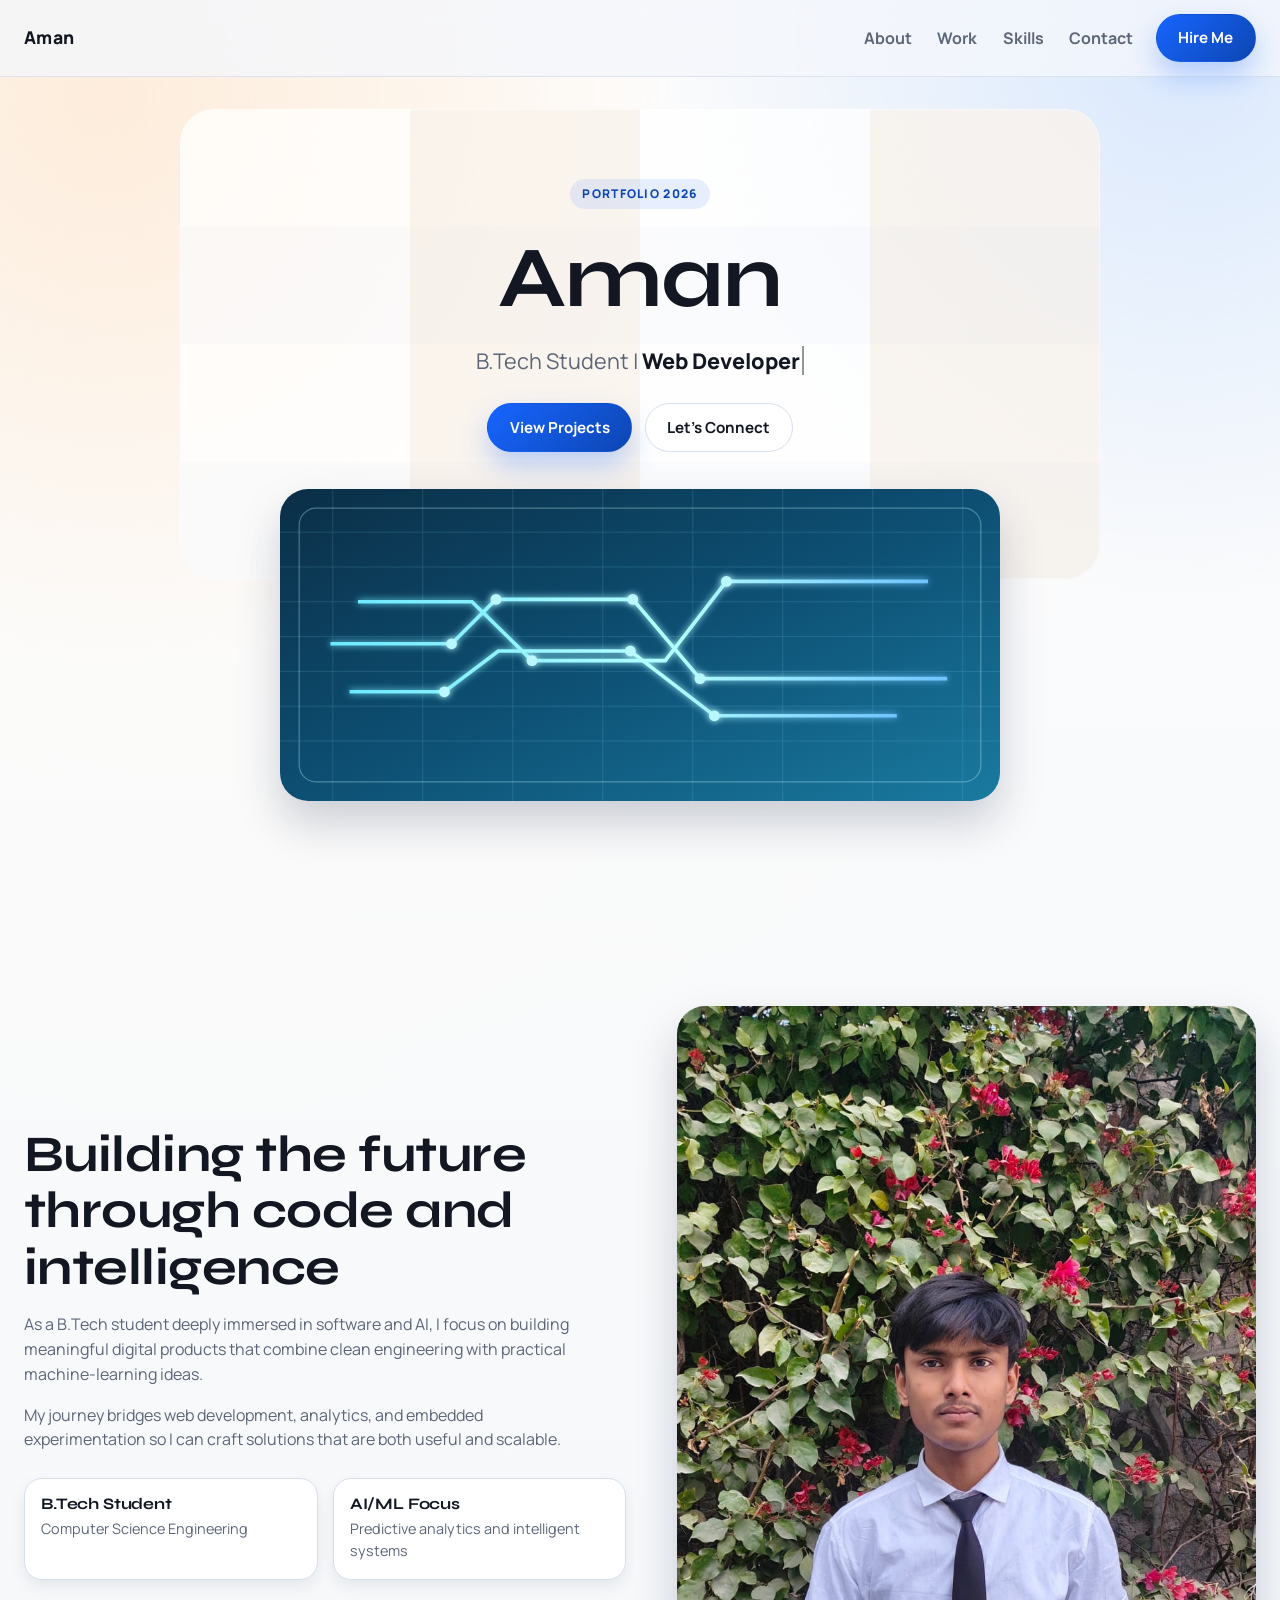
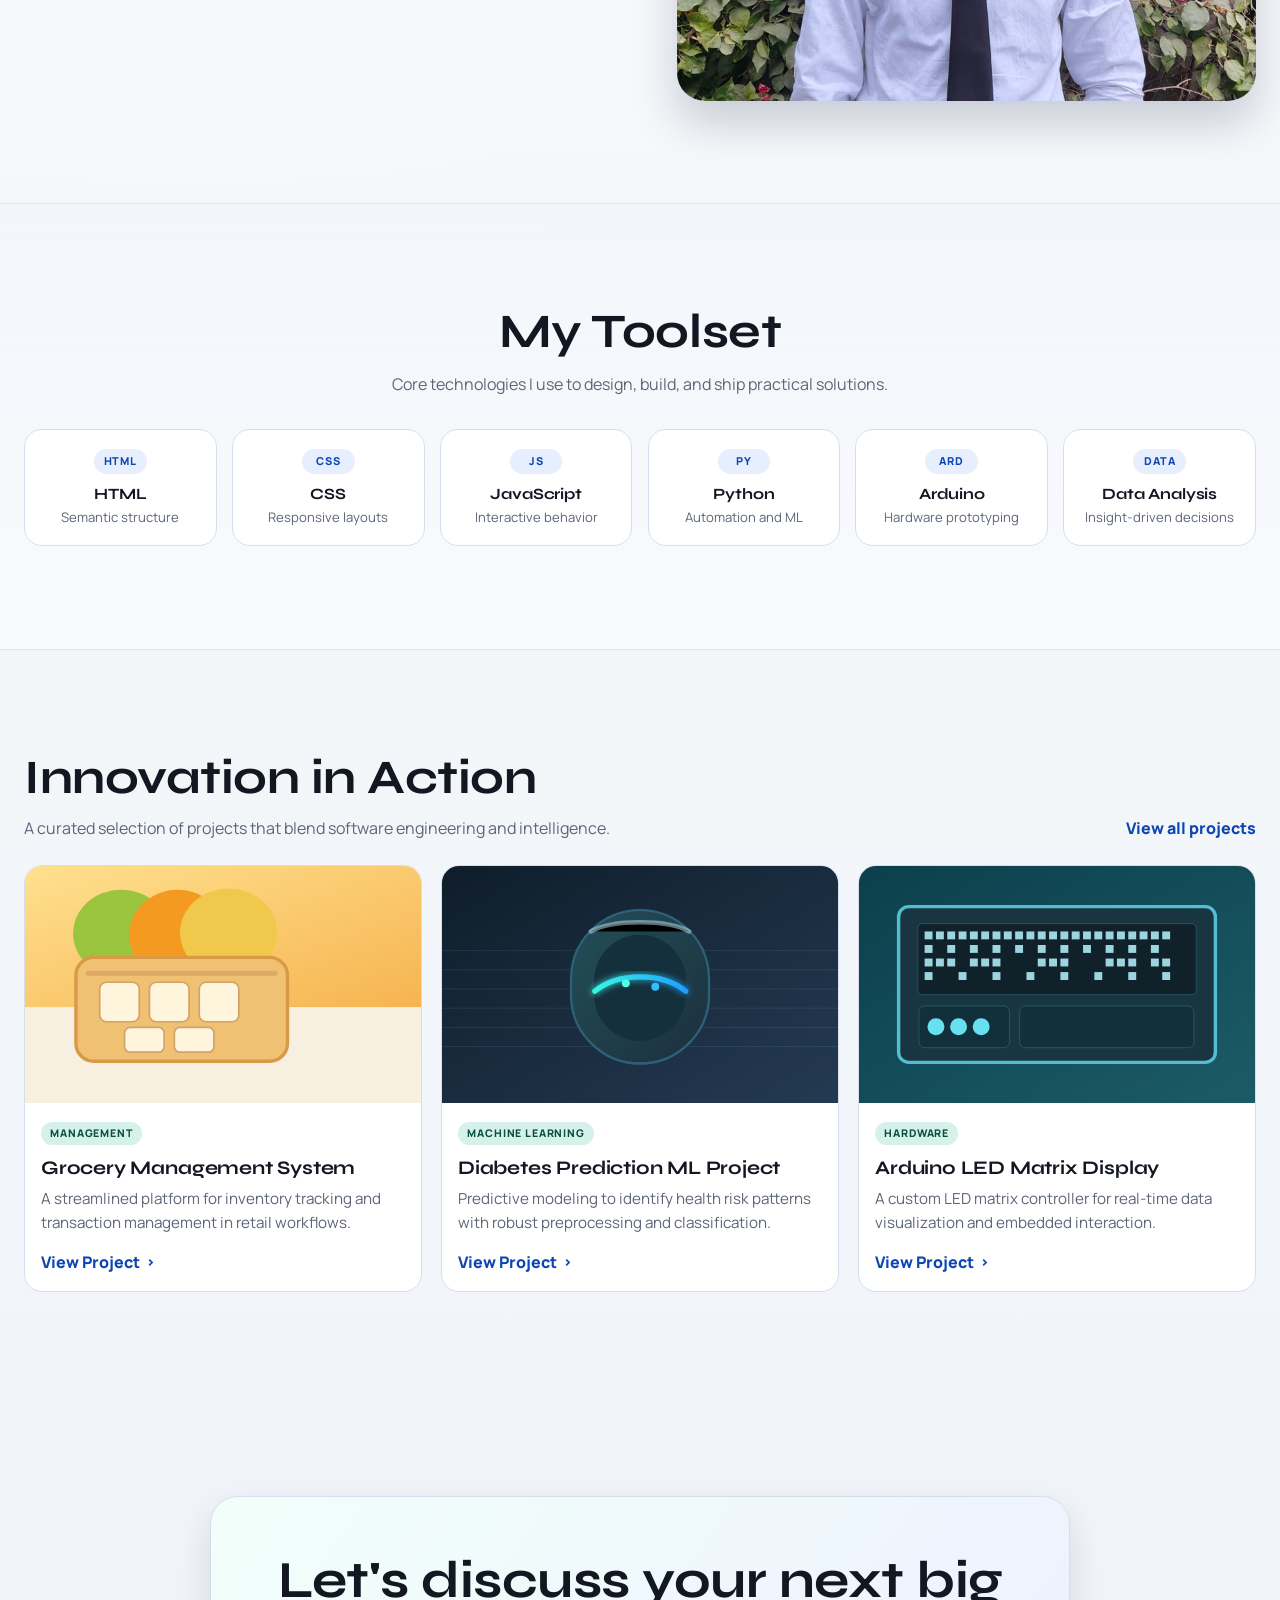
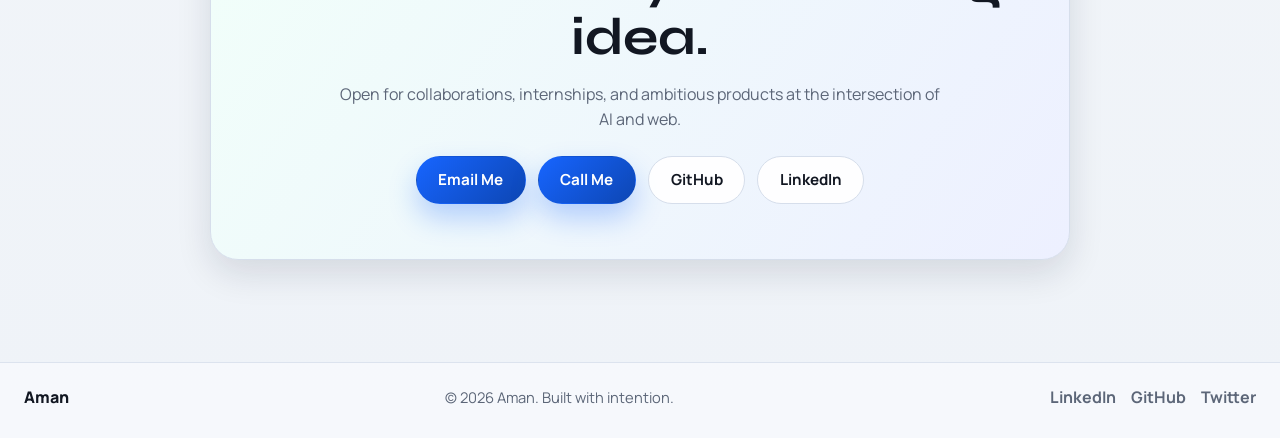
<file: index.html>
<!DOCTYPE html>
<html lang="en">
<head>
  <meta charset="UTF-8">
  <meta name="viewport" content="width=device-width, initial-scale=1.0">
  <meta name="description" content="Aman's responsive e-portfolio showcasing projects, skills, and contact details.">
  <title>Aman | E-Portfolio</title>
  <link rel="preconnect" href="https://fonts.googleapis.com">
  <link rel="preconnect" href="https://fonts.gstatic.com" crossorigin>
  <link href="https://fonts.googleapis.com/css2?family=Manrope:wght@400;500;600;700;800&family=Syne:wght@500;700;800&display=swap" rel="stylesheet">
  <link rel="stylesheet" href="styles.css">
</head>
<body>
  <header class="site-header">
    <div class="container nav-shell">
      <a class="brand" href="#home" data-scroll>Aman</a>

      <button class="menu-toggle" type="button" aria-expanded="false" aria-controls="site-menu" aria-label="Open menu">
        <span class="menu-bar"></span>
        <span class="menu-bar"></span>
        <span class="menu-bar"></span>
      </button>

      <nav id="site-menu" class="site-nav" aria-label="Primary navigation">
        <a class="nav-link" href="#about" data-scroll>About</a>
        <a class="nav-link" href="#projects" data-scroll>Work</a>
        <a class="nav-link" href="#skills" data-scroll>Skills</a>
        <a class="nav-link" href="#contact" data-scroll>Contact</a>
        <a class="btn btn-primary hire-btn" href="#contact" data-scroll>Hire Me</a>
      </nav>
    </div>
  </header>

  <main>
    <section id="home" class="hero section-pad">
      <div class="container hero-layout reveal is-visible">
        <p class="eyebrow">Portfolio 2026</p>
        <h1>Aman</h1>
        <p class="hero-tagline">B.Tech Student | <span id="typing-text" aria-live="polite"></span></p>

        <div class="hero-actions">
          <a href="#projects" class="btn btn-primary" data-scroll>View Projects</a>
          <a href="#contact" class="btn btn-ghost" data-scroll>Let's Connect</a>
        </div>

        <div class="hero-media reveal">
          <img
            src="assets/images/hero-circuit.svg"
            width="1200"
            height="520"
            alt="Abstract circuit-themed illustration representing technology and AI"
            decoding="async"
          >
        </div>
      </div>
    </section>

    <section id="about" class="section-pad">
      <div class="container about-grid reveal">
        <div class="about-content">
          <h2>Building the future through code and intelligence</h2>
          <p>
            As a B.Tech student deeply immersed in software and AI, I focus on building meaningful
            digital products that combine clean engineering with practical machine-learning ideas.
          </p>
          <p>
            My journey bridges web development, analytics, and embedded experimentation so I can craft
            solutions that are both useful and scalable.
          </p>

          <div class="about-cards">
            <article class="mini-card">
              <h3>B.Tech Student</h3>
              <p>Computer Science Engineering</p>
            </article>
            <article class="mini-card">
              <h3>AI/ML Focus</h3>
              <p>Predictive analytics and intelligent systems</p>
            </article>
          </div>
        </div>

        <div class="about-image-wrap">
          <img
            src="assets/images/aman-profile.jpg"
            width="675"
            height="812"
            loading="lazy"
            alt="Portrait of Aman in professional attire"
            decoding="async"
          >
        </div>
      </div>
    </section>

    <section id="skills" class="skills section-pad">
      <div class="container">
        <header class="section-title reveal">
          <h2>My Toolset</h2>
          <p>Core technologies I use to design, build, and ship practical solutions.</p>
        </header>

        <div class="skills-grid">
          <article class="skill-card reveal">
            <span class="skill-pill">HTML</span>
            <h3>HTML</h3>
            <p>Semantic structure</p>
          </article>
          <article class="skill-card reveal">
            <span class="skill-pill">CSS</span>
            <h3>CSS</h3>
            <p>Responsive layouts</p>
          </article>
          <article class="skill-card reveal">
            <span class="skill-pill">JS</span>
            <h3>JavaScript</h3>
            <p>Interactive behavior</p>
          </article>
          <article class="skill-card reveal">
            <span class="skill-pill">PY</span>
            <h3>Python</h3>
            <p>Automation and ML</p>
          </article>
          <article class="skill-card reveal">
            <span class="skill-pill">ARD</span>
            <h3>Arduino</h3>
            <p>Hardware prototyping</p>
          </article>
          <article class="skill-card reveal">
            <span class="skill-pill">DATA</span>
            <h3>Data Analysis</h3>
            <p>Insight-driven decisions</p>
          </article>
        </div>
      </div>
    </section>

    <section id="projects" class="section-pad">
      <div class="container">
        <div class="section-head reveal">
          <div>
            <h2>Innovation in Action</h2>
            <p>A curated selection of projects that blend software engineering and intelligence.</p>
          </div>
          <a
            class="view-all"
            href="https://github.com/"
            target="_blank"
            rel="noopener noreferrer"
          >View all projects</a>
        </div>

        <div class="projects-grid">
          <article class="project-card reveal">
            <div class="project-image">
              <img
                src="assets/images/project-grocery.svg"
                width="700"
                height="420"
                loading="lazy"
                alt="Illustration of a grocery inventory dashboard"
                decoding="async"
              >
            </div>
            <div class="project-body">
              <span class="project-tag">Management</span>
              <h3>Grocery Management System</h3>
              <p>
                A streamlined platform for inventory tracking and transaction management in retail workflows.
              </p>
              <a
                class="project-link"
                href="https://github.com/search?q=grocery+management+system"
                target="_blank"
                rel="noopener noreferrer"
              >View Project</a>
            </div>
          </article>

          <article class="project-card reveal">
            <div class="project-image">
              <img
                src="assets/images/project-diabetes.svg"
                width="700"
                height="420"
                loading="lazy"
                alt="Abstract medical dashboard visual for machine-learning prediction"
                decoding="async"
              >
            </div>
            <div class="project-body">
              <span class="project-tag">Machine Learning</span>
              <h3>Diabetes Prediction ML Project</h3>
              <p>
                Predictive modeling to identify health risk patterns with robust preprocessing and classification.
              </p>
              <a
                class="project-link"
                href="diabetes-prediction.html"
              >View Project</a>
            </div>
          </article>

          <article class="project-card reveal">
            <div class="project-image">
              <img
                src="assets/images/project-arduino.svg"
                width="700"
                height="420"
                loading="lazy"
                alt="Arduino LED matrix board visual"
                decoding="async"
              >
            </div>
            <div class="project-body">
              <span class="project-tag">Hardware</span>
              <h3>Arduino LED Matrix Display</h3>
              <p>
                A custom LED matrix controller for real-time data visualization and embedded interaction.
              </p>
              <a
                class="project-link"
                href="https://github.com/search?q=arduino+led+matrix+display"
                target="_blank"
                rel="noopener noreferrer"
              >View Project</a>
            </div>
          </article>
        </div>
      </div>
    </section>

    <section id="contact" class="section-pad">
      <div class="container">
        <div class="contact-card reveal">
          <h2>Let's discuss your next big idea.</h2>
          <p>
            Open for collaborations, internships, and ambitious products at the intersection of AI and web.
          </p>
          <div class="contact-actions">
            <a class="btn btn-primary" href="mailto:aman2_24@mru.ac.in">Email Me</a>
            <a class="btn btn-primary" href="tel:9599298569">Call Me</a>
            <a class="btn btn-ghost" href="https://github.com/" target="_blank" rel="noopener noreferrer">GitHub</a>
            <a class="btn btn-ghost" href="https://www.linkedin.com/" target="_blank" rel="noopener noreferrer">LinkedIn</a>
          </div>
        </div>
      </div>
    </section>
  </main>

  <footer class="site-footer">
    <div class="container footer-shell">
      <p class="footer-name">Aman</p>
      <p class="footer-copy">&copy; 2026 Aman. Built with intention.</p>
      <div class="footer-socials">
        <a href="https://www.linkedin.com/" target="_blank" rel="noopener noreferrer">LinkedIn</a>
        <a href="https://github.com/" target="_blank" rel="noopener noreferrer">GitHub</a>
        <a href="https://twitter.com/" target="_blank" rel="noopener noreferrer">Twitter</a>
      </div>
    </div>
  </footer>

  <script src="script.js"></script>
</body>
</html>
</file>
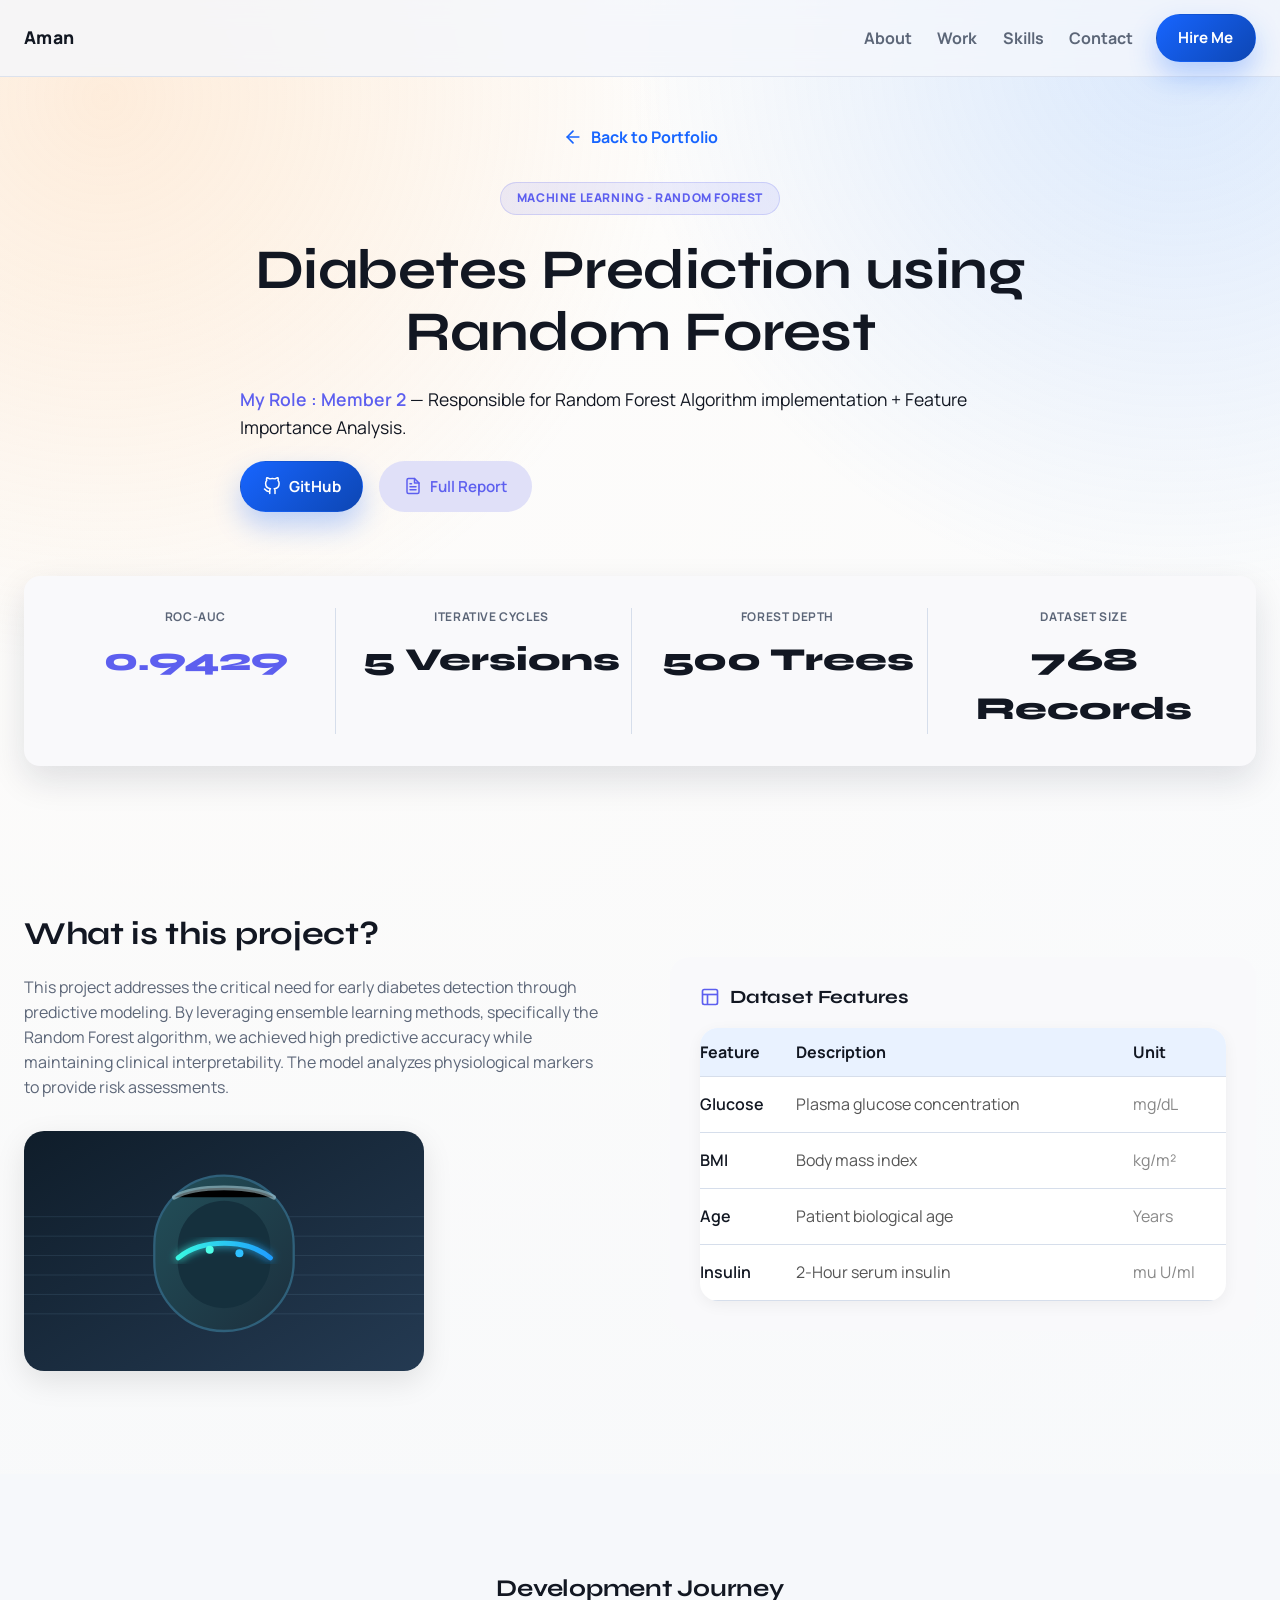
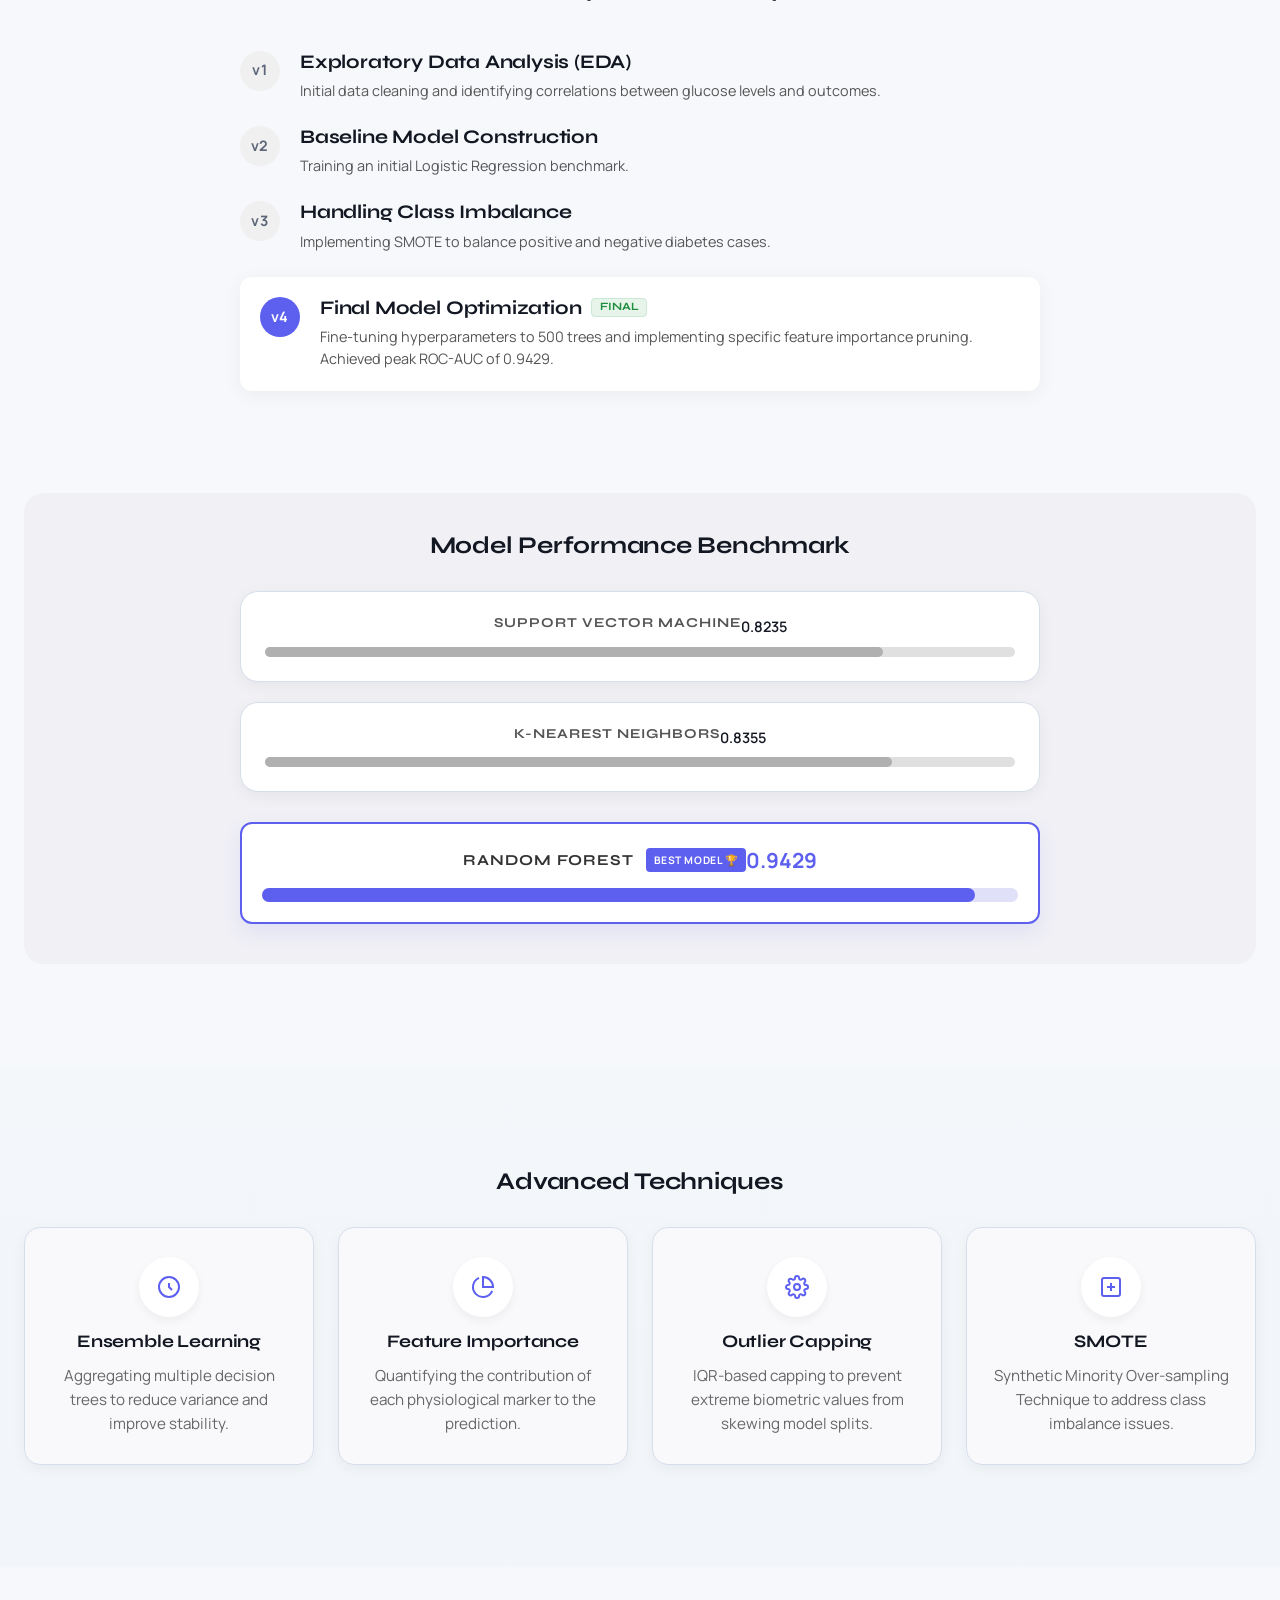
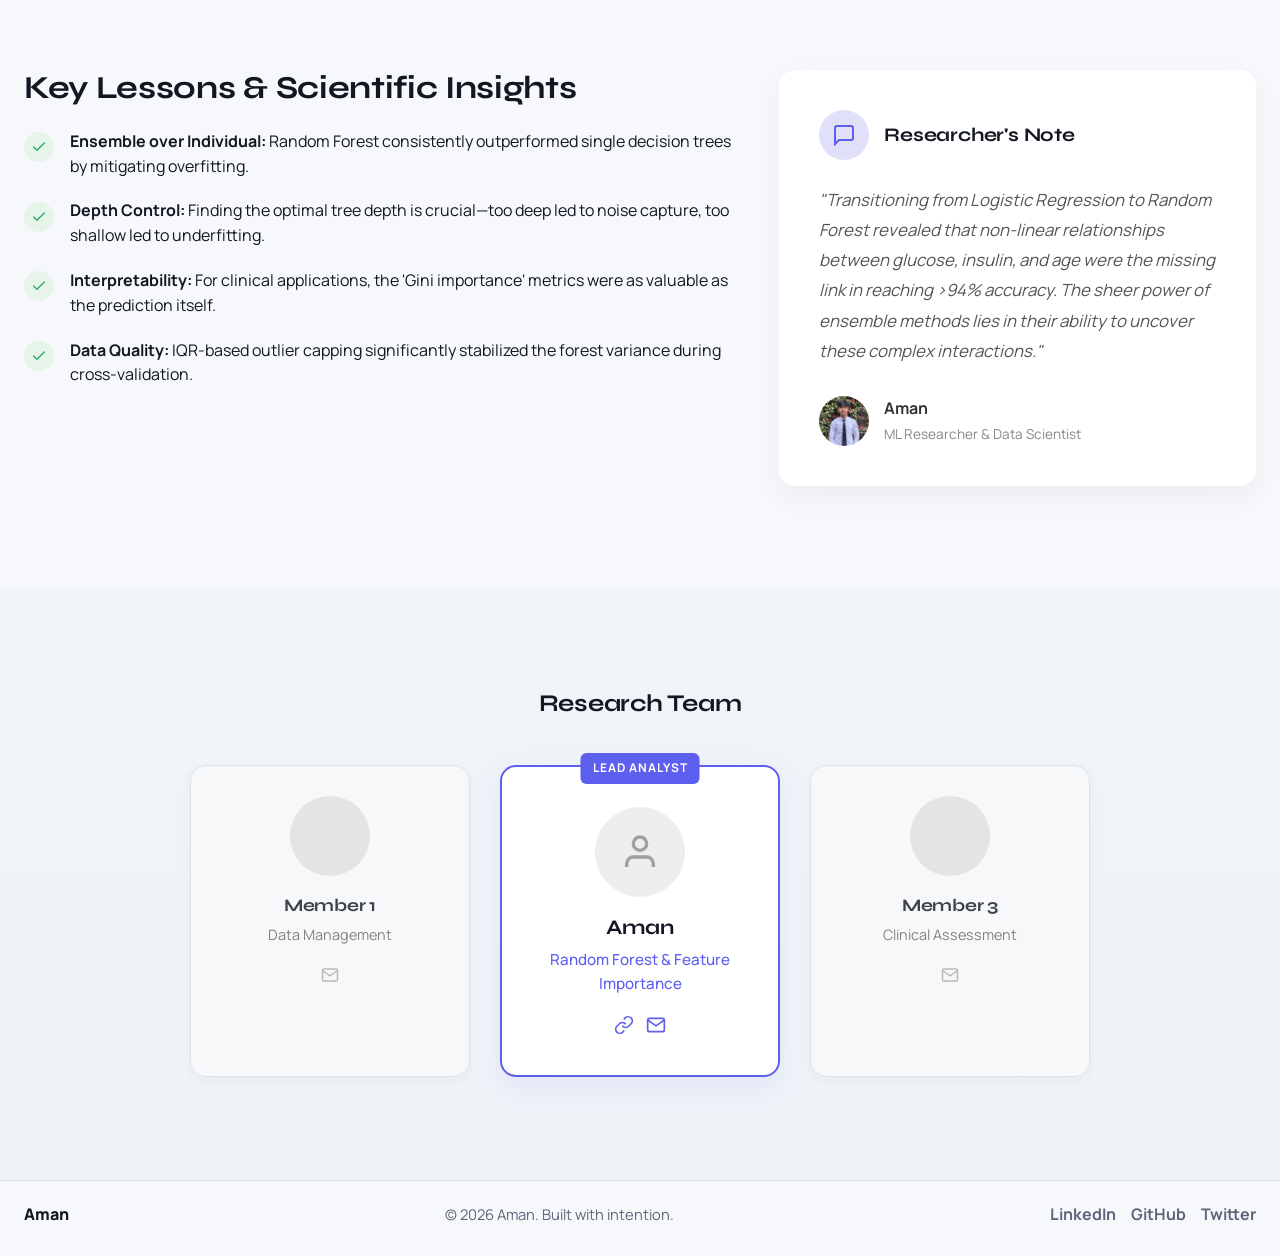
<file: diabetes-prediction.html>
<!DOCTYPE html>
<html lang="en">
<head>
  <meta charset="UTF-8">
  <meta name="viewport" content="width=device-width, initial-scale=1.0">
  <title>Diabetes Prediction using Random Forest | Aman</title>
  <link rel="preconnect" href="https://fonts.googleapis.com">
  <link rel="preconnect" href="https://fonts.gstatic.com" crossorigin>
  <link href="https://fonts.googleapis.com/css2?family=Manrope:wght@400;500;600;700;800&family=Syne:wght@500;700;800&display=swap" rel="stylesheet">
  <link rel="stylesheet" href="styles.css">
  <style>
    .dev-journey .journey-grid {
      display: flex;
      flex-direction: column;
      gap: 1.5rem;
      max-width: 800px;
      margin: 0 auto;
    }
    .journey-card {
      display: flex;
      align-items: flex-start;
      gap: 20px;
      padding: 0;
      background: none;
      border: none;
      box-shadow: none;
    }
    .journey-card.active {
      background-color: white;
      border-radius: 12px;
      padding: 20px;
      box-shadow: 0 4px 20px rgba(0,0,0,0.05);
    }
    .step-label {
      background-color: #f0f0f0;
      border-radius: 50%;
      min-width: 40px;
      height: 40px;
      display: flex;
      align-items: center;
      justify-content: center;
      font-weight: bold;
      font-size: 0.9rem;
    }
    .journey-card.active .step-label {
      background-color: #5d5fef;
      color: white;
    }
    .journey-content h3 {
      margin-top: 0;
      margin-bottom: 8px;
    }
    .journey-content p {
      margin: 0;
      color: #555;
    }
    .reflections-grid {
      display: grid;
      grid-template-columns: 1fr;
      gap: 40px;
    }
    @media (min-width: 992px) {
      .reflections-grid {
        grid-template-columns: 1.5fr 1fr;
        align-items: stretch;
      }
    }
  </style>
</head>
<body>
  <header class="site-header">
    <div class="container nav-shell">
      <a class="brand" href="index.html#home">Aman</a>
      <button class="menu-toggle" type="button" aria-expanded="false" aria-controls="site-menu" aria-label="Open menu">
        <span class="menu-bar"></span>
        <span class="menu-bar"></span>
        <span class="menu-bar"></span>
      </button>
      <nav id="site-menu" class="site-nav" aria-label="Primary navigation">
        <a class="nav-link" href="index.html#about">About</a>
        <a class="nav-link" href="index.html#projects">Work</a>
        <a class="nav-link" href="index.html#skills">Skills</a>
        <a class="nav-link" href="index.html#contact">Contact</a>
        <a class="btn btn-primary hire-btn" href="index.html#contact">Hire Me</a>
      </nav>
    </div>
  </header>

  <main class="project-details">
    <div class="container project-header-section reveal is-visible">
      <a href="index.html#projects" class="back-link">
        <svg width="20" height="20" viewBox="0 0 24 24" fill="none" stroke="currentColor" stroke-width="2" stroke-linecap="round" stroke-linejoin="round"><line x1="19" y1="12" x2="5" y2="12"></line><polyline points="12 19 5 12 12 5"></polyline></svg>
        Back to Portfolio
      </a>
      
      <div class="project-tags">
        <span class="tag tag-purple">Machine Learning - Random Forest</span>
      </div>
      
      <h1>Diabetes Prediction using Random Forest</h1>
      
      <div class="author-info" style="align-items: center; margin-bottom: 2rem; display: flex; flex-wrap: wrap; justify-content: space-between; gap: 20px;">
        <div class="author-text">
          <p class="author-role" style="font-size: 1.1rem; color: var(--text-color); margin: 0;"><span style="color: #5d5fef; font-weight: 600;">My Role : Member 2</span> — Responsible for Random Forest Algorithm implementation + Feature Importance Analysis.</p>
        </div>
        
        <div class="project-actions" style="margin-top: 0;">
          <a href="https://github.com/" target="_blank" class="btn btn-primary" style="display: inline-flex; align-items: center;">
            <svg width="18" height="18" viewBox="0 0 24 24" fill="none" stroke="currentColor" stroke-width="2" stroke-linecap="round" stroke-linejoin="round" style="margin-right: 8px;"><path d="M9 19c-5 1.5-5-2.5-7-3m14 6v-3.87a3.37 3.37 0 0 0-.94-2.61c3.14-.35 6.44-1.54 6.44-7A5.44 5.44 0 0 0 20 4.77 5.07 5.07 0 0 0 19.91 1S18.73.65 16 2.48a13.38 13.38 0 0 0-7 0C6.27.65 5.09 1 5.09 1A5.07 5.07 0 0 0 5 4.77a5.44 5.44 0 0 0-1.5 3.78c0 5.42 3.3 6.61 6.44 7A3.37 3.37 0 0 0 9 18.13V22"></path></svg>
            GitHub 
          </a>
          <a href="#" class="btn" style="background-color: #e0e0f8; color: #5d5fef; display: inline-flex; align-items: center; padding: 0.8rem 1.5rem; border-radius: 30px; font-weight: 600; text-decoration: none;">
            <svg width="18" height="18" viewBox="0 0 24 24" fill="none" stroke="currentColor" stroke-width="2" stroke-linecap="round" stroke-linejoin="round" style="margin-right: 8px;"><path d="M14 2H6a2 2 0 0 0-2 2v16a2 2 0 0 0 2 2h12a2 2 0 0 0 2-2V8z"></path><polyline points="14 2 14 8 20 8"></polyline><line x1="16" y1="13" x2="8" y2="13"></line><line x1="16" y1="17" x2="8" y2="17"></line><polyline points="10 9 9 9 8 9"></polyline></svg>
            Full Report
          </a>
        </div>
      </div>
    </div>

    <div class="container stats-strip reveal" style="background-color: #f9f9fb; border-radius: 16px; padding: 2rem;">
      <div class="stat-card">
        <p class="stat-label">ROC-AUC</p>
        <p class="stat-value text-purple">0.9429</p>
      </div>
      <div class="stat-card">
        <p class="stat-label">ITERATIVE CYCLES</p>
        <p class="stat-value">5 Versions</p>
      </div>
      <div class="stat-card">
        <p class="stat-label">FOREST DEPTH</p>
        <p class="stat-value">500 Trees</p>
      </div>
      <div class="stat-card">
        <p class="stat-label">DATASET SIZE</p>
        <p class="stat-value">768 Records</p>
      </div>
    </div>

    <section class="what-is-project section-pad">
      <div class="container wip-grid reveal" style="gap: 60px;">
        <div class="wip-content">
          <h2>What is this project?</h2>
          <p>This project addresses the critical need for early diabetes detection through predictive modeling. By leveraging ensemble learning methods, specifically the Random Forest algorithm, we achieved high predictive accuracy while maintaining clinical interpretability. The model analyzes physiological markers to provide risk assessments.</p>
          <img src="assets/images/project-diabetes.svg" alt="DNA and Technology Visual" style="width: 100%; max-width: 400px; border-radius: 20px; margin-top: 2rem; box-shadow: 0 10px 30px rgba(0,0,0,0.1);">
        </div>
        <div class="wip-table-wrapper" style="background-color: #f9f9fb; border-radius: 20px; padding: 30px;">
          <div style="display: flex; align-items: center; gap: 10px; margin-bottom: 20px;">
            <svg width="20" height="20" viewBox="0 0 24 24" fill="none" stroke="#5d5fef" stroke-width="2"><rect x="3" y="3" width="18" height="18" rx="2" ry="2"></rect><line x1="3" y1="9" x2="21" y2="9"></line><line x1="9" y1="21" x2="9" y2="9"></line></svg>
            <h3 style="margin: 0;">Dataset Features</h3>
          </div>
          <table class="feature-table" style="width: 100%; border-collapse: collapse;">
            <thead>
              <tr style="text-align: left; border-bottom: 1px solid #ddd;">
                <th style="padding: 12px 0;">Feature</th>
                <th style="padding: 12px 0;">Description</th>
                <th style="padding: 12px 0;">Unit</th>
              </tr>
            </thead>
            <tbody>
              <tr style="border-bottom: 1px solid #eee;">
                <td style="padding: 15px 0; font-weight: 600;">Glucose</td>
                <td style="padding: 15px 0; color: #555;">Plasma glucose concentration</td>
                <td style="padding: 15px 0; color: #888;">mg/dL</td>
              </tr>
              <tr style="border-bottom: 1px solid #eee;">
                <td style="padding: 15px 0; font-weight: 600;">BMI</td>
                <td style="padding: 15px 0; color: #555;">Body mass index</td>
                <td style="padding: 15px 0; color: #888;">kg/m²</td>
              </tr>
              <tr style="border-bottom: 1px solid #eee;">
                <td style="padding: 15px 0; font-weight: 600;">Age</td>
                <td style="padding: 15px 0; color: #555;">Patient biological age</td>
                <td style="padding: 15px 0; color: #888;">Years</td>
              </tr>
              <tr>
                <td style="padding: 15px 0; font-weight: 600;">Insulin</td>
                <td style="padding: 15px 0; color: #555;">2-Hour serum insulin</td>
                <td style="padding: 15px 0; color: #888;">mu U/ml</td>
              </tr>
            </tbody>
          </table>
        </div>
      </div>
    </section>

    <section class="dev-journey section-pad bg-light">
      <div class="container reveal">
        <h2 class="section-title" style="text-align: center; margin-bottom: 3rem;">Development Journey</h2>
        <div class="journey-grid">
          <div class="journey-card">
            <div class="step-label">v1</div>
            <div class="journey-content">
              <h3>Exploratory Data Analysis (EDA)</h3>
              <p>Initial data cleaning and identifying correlations between glucose levels and outcomes.</p>
            </div>
          </div>
          <div class="journey-card">
            <div class="step-label">v2</div>
            <div class="journey-content">
              <h3>Baseline Model Construction</h3>
              <p>Training an initial Logistic Regression benchmark.</p>
            </div>
          </div>
          <div class="journey-card">
            <div class="step-label">v3</div>
            <div class="journey-content">
              <h3>Handling Class Imbalance</h3>
              <p>Implementing SMOTE to balance positive and negative diabetes cases.</p>
            </div>
          </div>
          <div class="journey-card active">
            <div class="step-label">v4</div>
            <div class="journey-content">
              <h3 style="display: flex; align-items: center; gap: 10px;">
                Final Model Optimization 
                <span style="background-color: #e6f4ea; color: #1e8e3e; font-size: 0.7rem; padding: 2px 8px; border-radius: 4px; border: 1px solid #cce8d6;">FINAL</span>
              </h3>
              <p>Fine-tuning hyperparameters to 500 trees and implementing specific feature importance pruning. Achieved peak ROC-AUC of 0.9429.</p>
            </div>
          </div>
        </div>
      </div>
    </section>

    <section class="performance-benchmarks section-pad bg-light" style="padding-top: 0;">
      <div class="container reveal">
        <div style="background-color: #f0f0f5; border-radius: 20px; padding: 40px;">
          <h2 class="section-title" style="text-align: center; margin-bottom: 2rem;">Model Performance Benchmark</h2>
          <div class="benchmarks-list" style="max-width: 800px; margin: 0 auto; display: flex; flex-direction: column; gap: 20px;">
            <div class="benchmark-item" style="display: flex; flex-direction: column; gap: 8px;">
              <div style="display: flex; justify-content: space-between;">
                <h3 style="font-size: 0.85rem; letter-spacing: 1px; margin: 0; color: #555;">SUPPORT VECTOR MACHINE</h3>
                <span style="font-size: 0.9rem; font-weight: 600;">0.8235</span>
              </div>
              <div style="width: 100%; background-color: #e0e0e0; height: 10px; border-radius: 5px;">
                <div style="width: 82.35%; background-color: #b0b0b0; height: 100%; border-radius: 5px;"></div>
              </div>
            </div>
            
            <div class="benchmark-item" style="display: flex; flex-direction: column; gap: 8px;">
              <div style="display: flex; justify-content: space-between;">
                <h3 style="font-size: 0.85rem; letter-spacing: 1px; margin: 0; color: #555;">K-NEAREST NEIGHBORS</h3>
                <span style="font-size: 0.9rem; font-weight: 600;">0.8355</span>
              </div>
              <div style="width: 100%; background-color: #e0e0e0; height: 10px; border-radius: 5px;">
                <div style="width: 83.55%; background-color: #b0b0b0; height: 100%; border-radius: 5px;"></div>
              </div>
            </div>
            
            <div class="benchmark-item active" style="background-color: white; border: 2px solid #5d5fef; padding: 20px; border-radius: 12px; display: flex; flex-direction: column; gap: 12px; margin-top: 10px;">
              <div style="display: flex; justify-content: space-between; align-items: center;">
                <div style="display: flex; align-items: center; gap: 12px;">
                  <h3 style="font-size: 0.95rem; letter-spacing: 1px; margin: 0; color: #333;">RANDOM FOREST</h3>
                  <span class="tag tag-purple-small" style="background-color: #5d5fef; color: white; padding: 4px 8px; border-radius: 4px; font-size: 0.65rem; font-weight: bold;">BEST MODEL 🏆</span>
                </div>
                <span style="font-weight: bold; color: #5d5fef; font-size: 1.3rem;">0.9429</span>
              </div>
              <div style="width: 100%; background-color: #e0e0f8; height: 14px; border-radius: 7px;">
                <div style="width: 94.29%; background-color: #5d5fef; height: 100%; border-radius: 7px;"></div>
              </div>
            </div>
          </div>
        </div>
      </div>
    </section>

    <section class="tech-implementation section-pad">
      <div class="container reveal">
        <h2 class="section-title">Advanced Techniques</h2>
        <div class="tech-grid">
          <div class="tech-card" style="text-align: center; background-color: #f9f9fb; border-radius: 16px;">
            <div class="tech-icon" style="margin: 0 auto 15px auto; background-color: white; width: 60px; height: 60px; border-radius: 50%; display: flex; align-items: center; justify-content: center; box-shadow: 0 4px 10px rgba(0,0,0,0.05);">
              <svg width="24" height="24" viewBox="0 0 24 24" fill="none" stroke="#5d5fef" stroke-width="2"><circle cx="12" cy="12" r="10"></circle><path d="M12 8v4l3 3"></path></svg>
            </div>
            <h3 style="font-size: 1.1rem;">Ensemble Learning</h3>
            <p style="font-size: 0.95rem; color: #666;">Aggregating multiple decision trees to reduce variance and improve stability.</p>
          </div>
          <div class="tech-card" style="text-align: center; background-color: #f9f9fb; border-radius: 16px;">
            <div class="tech-icon" style="margin: 0 auto 15px auto; background-color: white; width: 60px; height: 60px; border-radius: 50%; display: flex; align-items: center; justify-content: center; box-shadow: 0 4px 10px rgba(0,0,0,0.05);">
              <svg width="24" height="24" viewBox="0 0 24 24" fill="none" stroke="#5d5fef" stroke-width="2"><path d="M21.21 15.89A10 10 0 1 1 8 2.83"></path><path d="M22 12A10 10 0 0 0 12 2v10z"></path></svg>
            </div>
            <h3 style="font-size: 1.1rem;">Feature Importance</h3>
            <p style="font-size: 0.95rem; color: #666;">Quantifying the contribution of each physiological marker to the prediction.</p>
          </div>
          <div class="tech-card" style="text-align: center; background-color: #f9f9fb; border-radius: 16px;">
            <div class="tech-icon" style="margin: 0 auto 15px auto; background-color: white; width: 60px; height: 60px; border-radius: 50%; display: flex; align-items: center; justify-content: center; box-shadow: 0 4px 10px rgba(0,0,0,0.05);">
              <svg width="24" height="24" viewBox="0 0 24 24" fill="none" stroke="#5d5fef" stroke-width="2"><circle cx="12" cy="12" r="3"></circle><path d="M19.4 15a1.65 1.65 0 0 0 .33 1.82l.06.06a2 2 0 0 1 0 2.83 2 2 0 0 1-2.83 0l-.06-.06a1.65 1.65 0 0 0-1.82-.33 1.65 1.65 0 0 0-1 1.51V21a2 2 0 0 1-2 2 2 2 0 0 1-2-2v-.09A1.65 1.65 0 0 0 9 19.4a1.65 1.65 0 0 0-1.82.33l-.06.06a2 2 0 0 1-2.83 0 2 2 0 0 1 0-2.83l.06-.06a1.65 1.65 0 0 0 .33-1.82 1.65 1.65 0 0 0-1.51-1H3a2 2 0 0 1-2-2 2 2 0 0 1 2-2h.09A1.65 1.65 0 0 0 4.6 9a1.65 1.65 0 0 0-.33-1.82l-.06-.06a2 2 0 0 1 0-2.83 2 2 0 0 1 2.83 0l.06.06a1.65 1.65 0 0 0 1.82.33H9a1.65 1.65 0 0 0 1-1.51V3a2 2 0 0 1 2-2 2 2 0 0 1 2 2v.09a1.65 1.65 0 0 0 1 1.51 1.65 1.65 0 0 0 1.82-.33l.06-.06a2 2 0 0 1 2.83 0 2 2 0 0 1 0 2.83l-.06.06a1.65 1.65 0 0 0-.33 1.82V9a1.65 1.65 0 0 0 1.51 1H21a2 2 0 0 1 2 2 2 2 0 0 1-2 2h-.09a1.65 1.65 0 0 0-1.51 1z"></path></svg>
            </div>
            <h3 style="font-size: 1.1rem;">Outlier Capping</h3>
            <p style="font-size: 0.95rem; color: #666;">IQR-based capping to prevent extreme biometric values from skewing model splits.</p>
          </div>
          <div class="tech-card" style="text-align: center; background-color: #f9f9fb; border-radius: 16px;">
            <div class="tech-icon" style="margin: 0 auto 15px auto; background-color: white; width: 60px; height: 60px; border-radius: 50%; display: flex; align-items: center; justify-content: center; box-shadow: 0 4px 10px rgba(0,0,0,0.05);">
              <svg width="24" height="24" viewBox="0 0 24 24" fill="none" stroke="#5d5fef" stroke-width="2"><rect x="3" y="3" width="18" height="18" rx="2" ry="2"></rect><line x1="12" y1="8" x2="12" y2="16"></line><line x1="8" y1="12" x2="16" y2="12"></line></svg>
            </div>
            <h3 style="font-size: 1.1rem;">SMOTE</h3>
            <p style="font-size: 0.95rem; color: #666;">Synthetic Minority Over-sampling Technique to address class imbalance issues.</p>
          </div>
        </div>
      </div>
    </section>

    <section class="reflections section-pad bg-light">
      <div class="container reveal">
        <div class="reflections-grid">
          <div class="reflections-content">
            <h2 style="margin-bottom: 1.5rem;">Key Lessons & Scientific Insights</h2>
            <ul class="reflections-list">
              <li style="margin-bottom: 20px;">
                <div class="icon-check" style="background-color: #e6f4ea; border-radius: 50%; width: 30px; height: 30px; display: flex; align-items: center; justify-content: center;">
                  <svg width="16" height="16" viewBox="0 0 24 24" fill="none" stroke="#27ae60" stroke-width="2" stroke-linecap="round" stroke-linejoin="round"><polyline points="20 6 9 17 4 12"></polyline></svg>
                </div>
                <div>
                  <strong>Ensemble over Individual:</strong> Random Forest consistently outperformed single decision trees by mitigating overfitting.
                </div>
              </li>
              <li style="margin-bottom: 20px;">
                <div class="icon-check" style="background-color: #e6f4ea; border-radius: 50%; width: 30px; height: 30px; display: flex; align-items: center; justify-content: center;">
                  <svg width="16" height="16" viewBox="0 0 24 24" fill="none" stroke="#27ae60" stroke-width="2" stroke-linecap="round" stroke-linejoin="round"><polyline points="20 6 9 17 4 12"></polyline></svg>
                </div>
                <div>
                  <strong>Depth Control:</strong> Finding the optimal tree depth is crucial—too deep led to noise capture, too shallow led to underfitting.
                </div>
              </li>
              <li style="margin-bottom: 20px;">
                <div class="icon-check" style="background-color: #e6f4ea; border-radius: 50%; width: 30px; height: 30px; display: flex; align-items: center; justify-content: center;">
                  <svg width="16" height="16" viewBox="0 0 24 24" fill="none" stroke="#27ae60" stroke-width="2" stroke-linecap="round" stroke-linejoin="round"><polyline points="20 6 9 17 4 12"></polyline></svg>
                </div>
                <div>
                  <strong>Interpretability:</strong> For clinical applications, the 'Gini importance' metrics were as valuable as the prediction itself.
                </div>
              </li>
              <li>
                <div class="icon-check" style="background-color: #e6f4ea; border-radius: 50%; width: 30px; height: 30px; display: flex; align-items: center; justify-content: center;">
                  <svg width="16" height="16" viewBox="0 0 24 24" fill="none" stroke="#27ae60" stroke-width="2" stroke-linecap="round" stroke-linejoin="round"><polyline points="20 6 9 17 4 12"></polyline></svg>
                </div>
                <div>
                  <strong>Data Quality:</strong> IQR-based outlier capping significantly stabilized the forest variance during cross-validation.
                </div>
              </li>
            </ul>
          </div>
          
          <div class="researchers-note" style="background-color: white; border-radius: 16px; padding: 40px; box-shadow: 0 10px 30px rgba(0,0,0,0.05); align-self: start;">
            <div style="display: flex; align-items: center; gap: 15px; margin-bottom: 25px;">
              <div style="background-color: #e0e0f8; border-radius: 50%; width: 50px; height: 50px; display: flex; align-items: center; justify-content: center;">
                <svg width="24" height="24" viewBox="0 0 24 24" fill="none" stroke="#5d5fef" stroke-width="2"><path d="M21 15a2 2 0 0 1-2 2H7l-4 4V5a2 2 0 0 1 2-2h14a2 2 0 0 1 2 2z"></path></svg>
              </div>
              <h3 style="margin: 0; font-size: 1.2rem;">Researcher's Note</h3>
            </div>
            <p style="font-style: italic; color: #555; line-height: 1.8; margin-bottom: 30px; font-size: 1.05rem;">
              "Transitioning from Logistic Regression to Random Forest revealed that non-linear relationships between glucose, insulin, and age were the missing link in reaching >94% accuracy. The sheer power of ensemble methods lies in their ability to uncover these complex interactions."
            </p>
            <div style="display: flex; align-items: center; gap: 15px;">
              <img src="assets/images/aman-profile.jpg" alt="Aman" style="width: 50px; height: 50px; border-radius: 50%; object-fit: cover; background-color: #eee;">
              <div>
                <strong style="display: block; font-size: 1rem; color: #333;">Aman</strong>
                <span style="color: #888; font-size: 0.85rem;">ML Researcher & Data Scientist</span>
              </div>
            </div>
          </div>
        </div>
      </div>
    </section>

    <section class="contributors section-pad">
      <div class="container reveal">
        <h2 class="section-title text-center" style="margin-bottom: 3rem;">Research Team</h2>
        <div class="contributors-grid" style="display: grid; grid-template-columns: repeat(auto-fit, minmax(250px, 1fr)); gap: 30px;">
          <div class="contributor-card" style="background-color: #f9f9fb; border-radius: 16px; padding: 30px; text-align: center; opacity: 0.8;">
            <div style="width: 80px; height: 80px; border-radius: 50%; background-color: #e0e0e0; margin: 0 auto 20px auto;"></div>
            <h3 style="margin-bottom: 8px;">Member 1</h3>
            <p style="color: #666; font-size: 0.9rem;">Data Management</p>
            <div style="margin-top: 20px; color: #aaa; display: flex; justify-content: center; gap: 10px;">
              <svg width="18" height="18" viewBox="0 0 24 24" fill="none" stroke="currentColor" stroke-width="2"><path d="M4 4h16c1.1 0 2 .9 2 2v12c0 1.1-.9 2-2 2H4c-1.1 0-2-.9-2-2V6c0-1.1.9-2 2-2z"></path><polyline points="22,6 12,13 2,6"></polyline></svg>
            </div>
          </div>
          
          <div class="contributor-card highlight" style="background-color: white; border-radius: 16px; padding: 40px 30px; text-align: center; border: 2px solid #5d5fef; position: relative; box-shadow: 0 10px 30px rgba(93,95,239,0.1);">
            <span class="tag tag-purple-small" style="position: absolute; top: -14px; left: 50%; transform: translateX(-50%); background-color: #5d5fef; color: white; padding: 6px 12px; border-radius: 6px; font-weight: bold; font-size: 0.75rem; letter-spacing: 1px;">LEAD ANALYST</span>
            <div style="width: 90px; height: 90px; border-radius: 50%; margin: 0 auto 20px auto; overflow: hidden; background-color: #eee; display: flex; align-items: center; justify-content: center;">
              <svg width="40" height="40" viewBox="0 0 24 24" fill="none" stroke="#a0a0a0" stroke-width="2"><path d="M20 21v-2a4 4 0 0 0-4-4H8a4 4 0 0 0-4 4v2"></path><circle cx="12" cy="7" r="4"></circle></svg>
            </div>
            <h3 style="font-size: 1.3rem; margin-bottom: 8px;">Aman</h3>
            <p style="color: #5d5fef; font-weight: 500; font-size: 0.95rem;">Random Forest & Feature Importance</p>
            <div style="margin-top: 20px; color: #5d5fef; display: flex; justify-content: center; gap: 12px;">
              <svg width="20" height="20" viewBox="0 0 24 24" fill="none" stroke="currentColor" stroke-width="2"><path d="M10 13a5 5 0 0 0 7.54.54l3-3a5 5 0 0 0-7.07-7.07l-1.72 1.71"></path><path d="M14 11a5 5 0 0 0-7.54-.54l-3 3a5 5 0 0 0 7.07 7.07l1.71-1.71"></path></svg>
              <svg width="20" height="20" viewBox="0 0 24 24" fill="none" stroke="currentColor" stroke-width="2"><path d="M4 4h16c1.1 0 2 .9 2 2v12c0 1.1-.9 2-2 2H4c-1.1 0-2-.9-2-2V6c0-1.1.9-2 2-2z"></path><polyline points="22,6 12,13 2,6"></polyline></svg>
            </div>
          </div>
          
          <div class="contributor-card" style="background-color: #f9f9fb; border-radius: 16px; padding: 30px; text-align: center; opacity: 0.8;">
            <div style="width: 80px; height: 80px; border-radius: 50%; background-color: #e0e0e0; margin: 0 auto 20px auto;"></div>
            <h3 style="margin-bottom: 8px;">Member 3</h3>
            <p style="color: #666; font-size: 0.9rem;">Clinical Assessment</p>
            <div style="margin-top: 20px; color: #aaa; display: flex; justify-content: center; gap: 10px;">
              <svg width="18" height="18" viewBox="0 0 24 24" fill="none" stroke="currentColor" stroke-width="2"><path d="M4 4h16c1.1 0 2 .9 2 2v12c0 1.1-.9 2-2 2H4c-1.1 0-2-.9-2-2V6c0-1.1.9-2 2-2z"></path><polyline points="22,6 12,13 2,6"></polyline></svg>
            </div>
          </div>
        </div>
      </div>
    </section>
  </main>

  <footer class="site-footer">
    <div class="container footer-shell">
      <p class="footer-name">Aman</p>
      <p class="footer-copy">&copy; 2026 Aman. Built with intention.</p>
      <div class="footer-socials">
        <a href="https://www.linkedin.com/" target="_blank" rel="noopener noreferrer">LinkedIn</a>
        <a href="https://github.com/" target="_blank" rel="noopener noreferrer">GitHub</a>
        <a href="https://twitter.com/" target="_blank" rel="noopener noreferrer">Twitter</a>
      </div>
    </div>
  </footer>

  <script src="script.js"></script>
</body>
</html>
</file>
<file: styles.css>
:root {
  --bg: #edf1f5;
  --bg-accent-1: #fff5e8;
  --bg-accent-2: #e9f2ff;
  --surface: #ffffff;
  --surface-soft: #f6f8fb;
  --text: #121722;
  --muted: #5c6678;
  --line: #d6deeb;
  --primary: #1765ff;
  --primary-strong: #0d46b3;
  --accent: #ff7f2a;
  --shadow-soft: 0 14px 35px rgba(15, 27, 52, 0.12);
  --shadow-strong: 0 22px 45px rgba(17, 32, 66, 0.2);
  --radius-lg: 28px;
  --radius-md: 18px;
  --radius-sm: 12px;
  --container: 1240px;
}

* {
  box-sizing: border-box;
}

html {
  scroll-behavior: smooth;
}

body {
  margin: 0;
  font-family: "Manrope", "Segoe UI", Tahoma, Geneva, Verdana, sans-serif;
  color: var(--text);
  background:
    linear-gradient(180deg, rgba(255, 255, 255, 0.78), rgba(239, 243, 248, 0.96)),
    radial-gradient(circle at 15% 10%, var(--bg-accent-1), transparent 45%),
    radial-gradient(circle at 85% 0%, var(--bg-accent-2), transparent 45%),
    var(--bg);
  line-height: 1.55;
}

body::before {
  content: "";
  position: fixed;
  inset: -20% -5%;
  z-index: -1;
  background:
    radial-gradient(circle at 12% 22%, rgba(255, 188, 120, 0.24), transparent 36%),
    radial-gradient(circle at 88% 18%, rgba(87, 157, 255, 0.2), transparent 34%);
  pointer-events: none;
}

h1,
h2,
h3 {
  margin: 0;
  line-height: 1.1;
  font-family: "Syne", "Trebuchet MS", sans-serif;
  letter-spacing: -0.01em;
}

p {
  margin: 0;
}

a {
  color: inherit;
  text-decoration: none;
}

img {
  max-width: 100%;
  display: block;
}

.container {
  width: min(var(--container), calc(100% - 3rem));
  margin-inline: auto;
}

.section-pad {
  padding-block: clamp(4.5rem, 8vw, 7rem);
}

.site-header {
  position: sticky;
  top: 0;
  z-index: 50;
  border-bottom: 1px solid rgba(214, 222, 235, 0.8);
  background: rgba(244, 247, 252, 0.8);
  backdrop-filter: blur(12px);
}

.nav-shell {
  min-height: 76px;
  display: flex;
  align-items: center;
  justify-content: space-between;
  gap: 1rem;
}

.brand {
  font-size: 1.1rem;
  font-weight: 800;
  letter-spacing: 0.02em;
}

.site-nav {
  display: flex;
  align-items: center;
  gap: 1.2rem;
}

.nav-link {
  font-weight: 700;
  color: var(--muted);
  position: relative;
  padding: 0.3rem 0.2rem;
  transition: color 0.25s ease;
}

.nav-link::after {
  content: "";
  position: absolute;
  left: 0;
  bottom: -0.55rem;
  width: 100%;
  height: 2px;
  border-radius: 999px;
  background: linear-gradient(90deg, var(--primary), var(--accent));
  transform: scaleX(0);
  transform-origin: left;
  transition: transform 0.25s ease;
}

.nav-link:hover,
.nav-link.active {
  color: var(--text);
}

.nav-link:hover::after,
.nav-link.active::after {
  transform: scaleX(1);
}

.btn {
  display: inline-flex;
  align-items: center;
  justify-content: center;
  border: 1px solid transparent;
  border-radius: 999px;
  padding: 0.72rem 1.35rem;
  font-weight: 700;
  font-size: 0.95rem;
  transition: transform 0.22s ease, box-shadow 0.28s ease, background-color 0.28s ease, color 0.28s ease;
}

.btn:hover {
  transform: translateY(-2px);
}

.btn:active {
  transform: translateY(1px) scale(0.98);
}

.btn:focus-visible,
.nav-link:focus-visible,
.menu-toggle:focus-visible,
.project-link:focus-visible,
.footer-socials a:focus-visible,
.view-all:focus-visible {
  outline: 3px solid rgba(23, 101, 255, 0.4);
  outline-offset: 3px;
}

.btn-primary {
  color: #ffffff;
  background: linear-gradient(135deg, var(--primary), var(--primary-strong));
  box-shadow: 0 14px 28px rgba(23, 101, 255, 0.28);
}

.btn-primary:hover {
  box-shadow: 0 18px 34px rgba(23, 101, 255, 0.35);
}

.btn-ghost {
  color: var(--text);
  background: rgba(255, 255, 255, 0.92);
  border-color: var(--line);
}

.btn-ghost:hover {
  box-shadow: var(--shadow-soft);
}

.menu-toggle {
  display: none;
  width: 44px;
  height: 44px;
  border: 1px solid var(--line);
  border-radius: 12px;
  background: #ffffff;
  align-items: center;
  justify-content: center;
  flex-direction: column;
  gap: 4px;
  padding: 0;
}

.menu-bar {
  width: 18px;
  height: 2px;
  background: var(--text);
  border-radius: 999px;
}

.hero {
  position: relative;
  overflow: hidden;
}

.hero::before {
  content: "";
  position: absolute;
  top: clamp(1.2rem, 4vw, 2rem);
  left: 50%;
  transform: translateX(-50%);
  width: min(920px, calc(100% - 2rem));
  height: clamp(340px, 43vw, 470px);
  border-radius: 34px;
  background:
    linear-gradient(90deg, rgba(255, 255, 255, 0.5) 50%, rgba(247, 239, 230, 0.62) 50%),
    linear-gradient(rgba(255, 255, 255, 0.45) 50%, rgba(233, 238, 247, 0.35) 50%);
  background-size: 50% 100%, 100% 50%;
  box-shadow: inset 0 0 0 1px rgba(255, 255, 255, 0.45);
  pointer-events: none;
}

.hero-layout {
  position: relative;
  z-index: 1;
  text-align: center;
  display: grid;
  justify-items: center;
  gap: 1.15rem;
}

.eyebrow {
  font-size: 0.75rem;
  font-weight: 800;
  color: var(--primary-strong);
  letter-spacing: 0.11em;
  text-transform: uppercase;
  padding: 0.35rem 0.75rem;
  border-radius: 999px;
  background: rgba(23, 101, 255, 0.1);
}

.hero h1 {
  font-size: clamp(2.8rem, 8.2vw, 5.4rem);
  margin-top: 0.2rem;
}

.hero-tagline {
  color: var(--muted);
  font-size: clamp(1rem, 2.8vw, 1.35rem);
}

#typing-text {
  color: var(--text);
  font-weight: 800;
  border-right: 2px solid rgba(18, 23, 34, 0.45);
  padding-right: 0.16rem;
}

.hero-actions {
  display: flex;
  flex-wrap: wrap;
  justify-content: center;
  gap: 0.8rem;
  margin-top: 0.45rem;
}

.hero-media {
  margin-top: 1.2rem;
  width: min(720px, 100%);
  border-radius: var(--radius-lg);
  overflow: hidden;
  box-shadow: var(--shadow-strong);
}

.hero-media img {
  width: 100%;
  height: auto;
}

.about-grid {
  display: grid;
  grid-template-columns: 1.02fr 0.98fr;
  gap: clamp(2rem, 4vw, 3.5rem);
  align-items: center;
}

.about-content h2 {
  font-size: clamp(2rem, 4vw, 3.35rem);
  max-width: 18ch;
}

.about-content p {
  margin-top: 1rem;
  color: var(--muted);
  max-width: 58ch;
}

.about-cards {
  margin-top: 1.6rem;
  display: grid;
  grid-template-columns: repeat(2, minmax(0, 1fr));
  gap: 0.95rem;
}

.mini-card {
  background: var(--surface);
  border: 1px solid var(--line);
  border-radius: var(--radius-md);
  padding: 1rem;
  box-shadow: 0 7px 16px rgba(14, 27, 52, 0.07);
  transition: transform 0.25s ease, box-shadow 0.25s ease;
}

.mini-card h3 {
  font-size: 1rem;
  margin-bottom: 0.35rem;
}

.mini-card p {
  margin: 0;
  font-size: 0.9rem;
  color: var(--muted);
}

.mini-card:hover {
  transform: translateY(-7px);
  box-shadow: var(--shadow-soft);
}

.about-image-wrap {
  border-radius: var(--radius-lg);
  overflow: hidden;
  box-shadow: var(--shadow-strong);
  background: var(--surface);
  aspect-ratio: 5 / 6;
}

.about-image-wrap img {
  width: 100%;
  height: 100%;
  object-fit: cover;
  object-position: center top;
}

.skills {
  background: linear-gradient(180deg, rgba(241, 245, 250, 0.6), rgba(249, 250, 253, 0.88));
  border-block: 1px solid rgba(214, 222, 235, 0.7);
}

.section-title {
  text-align: center;
  margin-bottom: 2rem;
}

.section-title h2 {
  font-size: clamp(1.9rem, 4vw, 3rem);
}

.section-title p {
  margin-top: 0.8rem;
  color: var(--muted);
}

.skills-grid {
  display: grid;
  grid-template-columns: repeat(6, minmax(0, 1fr));
  gap: 0.95rem;
}

.skill-card {
  background: var(--surface);
  border-radius: var(--radius-md);
  border: 1px solid var(--line);
  padding: 1.1rem 0.9rem;
  text-align: center;
  transition: transform 0.24s ease, box-shadow 0.24s ease;
}

.skill-pill {
  display: inline-flex;
  align-items: center;
  justify-content: center;
  min-width: 3.3rem;
  padding: 0.25rem 0.5rem;
  border-radius: 999px;
  font-size: 0.68rem;
  font-weight: 800;
  letter-spacing: 0.08em;
  color: var(--primary-strong);
  background: rgba(23, 101, 255, 0.1);
}

.skill-card h3 {
  margin-top: 0.65rem;
  font-size: 0.98rem;
}

.skill-card p {
  margin-top: 0.35rem;
  color: var(--muted);
  font-size: 0.82rem;
}

.skill-card:hover {
  transform: translateY(-6px) scale(1.02);
  box-shadow: var(--shadow-soft);
}

.section-head {
  display: flex;
  justify-content: space-between;
  align-items: end;
  gap: 1.2rem;
  margin-bottom: 1.5rem;
}

.section-head h2 {
  font-size: clamp(2rem, 4vw, 3rem);
}

.section-head p {
  margin-top: 0.7rem;
  color: var(--muted);
}

.view-all {
  color: var(--primary-strong);
  font-weight: 800;
  white-space: nowrap;
  transition: color 0.25s ease, transform 0.25s ease;
}

.view-all:hover {
  color: var(--primary);
  transform: translateX(2px);
}

.projects-grid {
  display: grid;
  grid-template-columns: repeat(3, minmax(0, 1fr));
  gap: 1.2rem;
}

.project-card {
  background: var(--surface);
  border: 1px solid var(--line);
  border-radius: var(--radius-md);
  overflow: hidden;
  transition: transform 0.26s ease, box-shadow 0.26s ease;
}

.project-image {
  aspect-ratio: 5 / 3;
  overflow: hidden;
  background: #dde5f4;
}

.project-image img {
  width: 100%;
  height: 100%;
  object-fit: cover;
  transition: transform 0.55s ease;
}

.project-body {
  padding: 1rem;
}

.project-tag {
  display: inline-block;
  padding: 0.22rem 0.58rem;
  border-radius: 999px;
  font-size: 0.66rem;
  letter-spacing: 0.08em;
  text-transform: uppercase;
  color: #0a4f3e;
  background: rgba(0, 166, 126, 0.16);
  font-weight: 800;
}

.project-card h3 {
  margin-top: 0.72rem;
  font-size: 1.2rem;
}

.project-card p {
  margin-top: 0.6rem;
  color: var(--muted);
  font-size: 0.95rem;
}

.project-link {
  margin-top: 0.95rem;
  display: inline-flex;
  align-items: center;
  gap: 0.35rem;
  color: var(--primary-strong);
  font-weight: 800;
}

.project-link::after {
  content: ">";
  font-size: 0.9rem;
}

.project-card:hover {
  transform: translateY(-8px);
  box-shadow: var(--shadow-soft);
}

.project-card:hover .project-image img {
  transform: scale(1.08);
}

.contact-card {
  width: min(860px, 100%);
  margin-inline: auto;
  text-align: center;
  background:
    linear-gradient(125deg, rgba(213, 255, 239, 0.33), rgba(223, 228, 255, 0.56)),
    var(--surface);
  border: 1px solid var(--line);
  border-radius: var(--radius-lg);
  box-shadow: var(--shadow-soft);
  padding: clamp(1.9rem, 5vw, 3.4rem);
}

.contact-card h2 {
  font-size: clamp(2rem, 4.8vw, 3.25rem);
}

.contact-card p {
  margin-top: 1rem;
  color: var(--muted);
  max-width: 60ch;
  margin-inline: auto;
}

.contact-actions {
  margin-top: 1.5rem;
  display: flex;
  flex-wrap: wrap;
  justify-content: center;
  gap: 0.75rem;
}

.site-footer {
  border-top: 1px solid rgba(214, 222, 235, 0.8);
  padding: 1.35rem 0 1.8rem;
  background: rgba(247, 249, 252, 0.92);
}

.footer-shell {
  display: flex;
  align-items: center;
  justify-content: space-between;
  gap: 0.8rem;
  flex-wrap: wrap;
}

.footer-name {
  font-weight: 800;
}

.footer-copy {
  color: var(--muted);
  font-size: 0.92rem;
}

.footer-socials {
  display: flex;
  gap: 0.95rem;
  flex-wrap: wrap;
}

.footer-socials a {
  color: var(--muted);
  font-weight: 700;
}

.footer-socials a:hover {
  color: var(--text);
}

.reveal {
  opacity: 0;
  transform: translateY(28px);
  transition: opacity 0.8s ease, transform 0.8s ease;
}

.reveal.is-visible {
  opacity: 1;
  transform: translateY(0);
}

@media (min-width: 769px) and (max-width: 1024px) {
  .about-grid {
    grid-template-columns: repeat(2, minmax(0, 1fr));
  }

  .skills-grid {
    grid-template-columns: repeat(3, minmax(0, 1fr));
  }

  .projects-grid {
    grid-template-columns: repeat(2, minmax(0, 1fr));
  }
}

@media (max-width: 768px) {
  .container {
    width: min(var(--container), calc(100% - 1.5rem));
  }

  .menu-toggle {
    display: inline-flex;
  }

  .site-nav {
    position: absolute;
    top: calc(100% + 0.6rem);
    left: 0.75rem;
    right: 0.75rem;
    flex-direction: column;
    align-items: stretch;
    gap: 0.4rem;
    padding: 0.9rem;
    border: 1px solid var(--line);
    border-radius: var(--radius-md);
    background: rgba(255, 255, 255, 0.98);
    box-shadow: var(--shadow-soft);
    max-height: 0;
    opacity: 0;
    overflow: hidden;
    transform: translateY(-8px);
    pointer-events: none;
    transition: max-height 0.32s ease, opacity 0.22s ease, transform 0.32s ease;
  }

  .site-nav.open {
    max-height: 420px;
    opacity: 1;
    transform: translateY(0);
    pointer-events: auto;
  }

  .site-nav .btn {
    width: 100%;
    margin-top: 0.2rem;
  }

  .nav-link {
    padding: 0.6rem 0.25rem;
  }

  .nav-link::after {
    bottom: 0.2rem;
  }

  .hero h1 {
    font-size: clamp(2.35rem, 11vw, 3.2rem);
  }

  .hero-actions {
    width: 100%;
  }

  .hero-actions .btn {
    flex: 1 1 auto;
    min-width: 150px;
  }

  .about-grid {
    grid-template-columns: 1fr;
  }

  .about-content {
    order: 1;
  }

  .about-image-wrap {
    order: 2;
  }

  .about-cards {
    grid-template-columns: 1fr;
  }

  .skills-grid {
    grid-template-columns: repeat(2, minmax(0, 1fr));
  }

  .section-head {
    flex-direction: column;
    align-items: flex-start;
  }

  .projects-grid {
    grid-template-columns: 1fr;
  }

  .contact-actions {
    flex-direction: column;
  }

  .contact-actions .btn {
    width: 100%;
  }

  .footer-shell {
    justify-content: center;
    text-align: center;
  }
}

@media (max-width: 480px) {
  .hero::before {
    width: calc(100% - 1rem);
  }

  .skill-card {
    padding: 0.95rem 0.7rem;
  }
}

@media (prefers-reduced-motion: reduce) {
  html {
    scroll-behavior: auto;
  }

  *,
  *::before,
  *::after {
    animation-duration: 0.01ms !important;
    animation-iteration-count: 1 !important;
    transition-duration: 0.01ms !important;
  }

  #typing-text {
    border-right: 0;
  }
}

/* Project Details Page Styles */
.project-details {
  padding-top: 3rem;
}

.project-header-section {
  max-width: 800px;
  margin-inline: auto;
  text-align: center;
  padding-bottom: 2rem;
}

.back-link {
  display: inline-flex;
  align-items: center;
  gap: 0.5rem;
  color: var(--primary);
  font-weight: 700;
  margin-bottom: 2rem;
  transition: transform 0.2s ease;
}

.back-link:hover {
  transform: translateX(-4px);
}

.project-tags {
  display: flex;
  gap: 0.8rem;
  justify-content: center;
  margin-bottom: 1.5rem;
}

.tag {
  padding: 0.4rem 1rem;
  border-radius: 999px;
  font-size: 0.75rem;
  font-weight: 800;
  letter-spacing: 0.05em;
  text-transform: uppercase;
}

.tag-purple {
  background: rgba(93, 95, 239, 0.1);
  color: #5d5fef;
  border: 1px solid rgba(93, 95, 239, 0.2);
}

.tag-green {
  background: rgba(39, 174, 96, 0.1);
  color: #27ae60;
  border: 1px solid rgba(39, 174, 96, 0.2);
}

.project-header-section h1 {
  font-size: clamp(2.2rem, 5vw, 3.5rem);
  margin-bottom: 1.5rem;
  color: var(--text);
}

.author-info {
  display: flex;
  align-items: center;
  justify-content: center;
  gap: 1rem;
  margin-bottom: 2rem;
}

.author-avatar {
  width: 50px;
  height: 50px;
  border-radius: 50%;
  object-fit: cover;
  border: 2px solid var(--surface);
  box-shadow: 0 4px 10px rgba(0,0,0,0.1);
}

.author-text {
  text-align: left;
}

.author-name {
  font-size: 1rem;
  color: var(--text);
  margin: 0;
}

.author-role {
  font-size: 0.85rem;
  color: var(--muted);
  margin: 0;
}

.project-summary {
  font-size: 1.05rem;
  color: var(--muted);
  max-width: 700px;
  margin-inline: auto;
  margin-bottom: 2rem;
}

.project-actions {
  display: flex;
  gap: 1rem;
  justify-content: center;
}

.stats-strip {
  display: grid;
  grid-template-columns: repeat(4, 1fr);
  gap: 1rem;
  margin-bottom: 3rem;
  background: var(--surface);
  padding: 1.5rem;
  border-radius: var(--radius-lg);
  box-shadow: var(--shadow-soft);
}

.stat-card {
  text-align: center;
  border-right: 1px solid var(--line);
}

.stat-card:last-child {
  border-right: none;
}

.stat-label {
  font-size: 0.75rem;
  font-weight: 700;
  color: var(--muted);
  letter-spacing: 0.05em;
  margin-bottom: 0.5rem;
}

.stat-value {
  font-size: 2rem;
  font-weight: 800;
  color: var(--text);
  font-family: "Syne", sans-serif;
}

.text-purple {
  color: #5d5fef;
}

.bg-light {
  background: var(--surface-soft);
}

.wip-grid {
  display: grid;
  grid-template-columns: 1fr 1fr;
  gap: 3rem;
  align-items: center;
}

.wip-content h2 {
  font-size: 2rem;
  margin-bottom: 1.5rem;
}

.wip-content p {
  color: var(--muted);
  margin-bottom: 1rem;
}

.feature-table {
  width: 100%;
  border-collapse: collapse;
  background: var(--surface);
  border-radius: var(--radius-md);
  overflow: hidden;
  box-shadow: 0 4px 15px rgba(0,0,0,0.05);
}

.feature-table th, .feature-table td {
  padding: 1rem;
  text-align: left;
  border-bottom: 1px solid var(--line);
}

.feature-table th {
  background: var(--bg-accent-2);
  font-weight: 700;
}

.feature-table .subheader th {
  background: var(--surface);
  color: var(--muted);
  font-size: 0.85rem;
  text-transform: uppercase;
}

.journey-grid {
  display: grid;
  grid-template-columns: repeat(4, 1fr);
  gap: 1.5rem;
  margin-top: 2rem;
}

.journey-card {
  background: var(--surface);
  padding: 1.5rem;
  border-radius: var(--radius-md);
  border: 1px solid var(--line);
  box-shadow: 0 4px 15px rgba(0,0,0,0.05);
}

.step-label {
  font-size: 0.7rem;
  font-weight: 800;
  color: var(--muted);
  letter-spacing: 0.05em;
  display: block;
  margin-bottom: 0.5rem;
}

.journey-card h3 {
  font-size: 1.2rem;
  margin-bottom: 0.5rem;
}

.journey-card p {
  font-size: 0.9rem;
  color: var(--muted);
}

.benchmarks-list {
  display: flex;
  flex-direction: column;
  gap: 1rem;
  max-width: 800px;
  margin: 2rem auto 0;
}

.benchmark-item {
  display: flex;
  align-items: center;
  background: var(--surface);
  padding: 1.5rem;
  border-radius: var(--radius-md);
  border: 1px solid var(--line);
  box-shadow: 0 4px 15px rgba(0,0,0,0.05);
}

.benchmark-item.active {
  border-color: #5d5fef;
  background: rgba(93, 95, 239, 0.03);
  box-shadow: 0 8px 20px rgba(93, 95, 239, 0.1);
}

.bm-icon {
  width: 48px;
  height: 48px;
  border-radius: 12px;
  display: flex;
  align-items: center;
  justify-content: center;
  font-weight: 800;
  color: #fff;
  margin-right: 1.5rem;
}

.bg-green-light { background: #27ae60; }
.bg-purple { background: #5d5fef; }
.bg-gray { background: #95a5a6; }

.bm-info {
  flex: 1;
}

.bm-info h3 {
  font-size: 1.1rem;
  margin-bottom: 0.3rem;
}

.tag-green-small {
  font-size: 0.65rem;
  padding: 0.2rem 0.5rem;
  background: rgba(39, 174, 96, 0.1);
  color: #27ae60;
  border-radius: 4px;
  font-weight: 700;
}

.tag-purple-small {
  font-size: 0.65rem;
  padding: 0.2rem 0.5rem;
  background: rgba(93, 95, 239, 0.1);
  color: #5d5fef;
  border-radius: 4px;
  font-weight: 700;
}

.tag-label {
  font-size: 0.75rem;
  color: var(--muted);
}

.bm-score {
  text-align: right;
}

.bm-score .score {
  display: block;
  font-size: 1.8rem;
  font-weight: 800;
  font-family: "Syne", sans-serif;
}

.bm-score .score-label {
  font-size: 0.7rem;
  color: var(--muted);
  font-weight: 700;
}

.tech-grid {
  display: grid;
  grid-template-columns: repeat(4, 1fr);
  gap: 1.5rem;
  margin-top: 2rem;
}

.tech-card {
  background: var(--surface);
  padding: 1.8rem 1.5rem;
  border-radius: var(--radius-md);
  border: 1px solid var(--line);
  box-shadow: 0 4px 15px rgba(0,0,0,0.05);
  text-align: center;
}

.tech-icon {
  width: 56px;
  height: 56px;
  border-radius: 16px;
  display: flex;
  align-items: center;
  justify-content: center;
  margin: 0 auto 1rem;
}

.bg-purple-light { background: rgba(93, 95, 239, 0.1); }
.bg-blue-light { background: rgba(45, 156, 219, 0.1); }
.bg-green-light2 { background: rgba(39, 174, 96, 0.1); }
.bg-red-light { background: rgba(235, 87, 87, 0.1); }

.tech-card h3 {
  font-size: 1.1rem;
  margin-bottom: 0.8rem;
}

.tech-card p {
  font-size: 0.9rem;
  color: var(--muted);
}

.reflections-grid {
  display: grid;
  grid-template-columns: 1fr 1fr;
  gap: 3rem;
  align-items: center;
}

.reflections-image img {
  border-radius: var(--radius-lg);
  box-shadow: var(--shadow-strong);
  width: 100%;
}

.reflections-content h2 {
  font-size: 2rem;
  margin-bottom: 1.5rem;
}

.reflections-list {
  list-style: none;
  padding: 0;
  margin: 0;
}

.reflections-list li {
  display: flex;
  gap: 1rem;
  margin-bottom: 1.2rem;
  color: var(--text);
}

.icon-check {
  margin-top: 0.2rem;
  flex-shrink: 0;
}

.text-center {
  text-align: center;
}

.contributors-grid {
  display: grid;
  grid-template-columns: repeat(3, 1fr);
  gap: 1.5rem;
  max-width: 900px;
  margin: 2rem auto 0;
}

.contributor-card {
  background: var(--surface);
  padding: 2rem 1.5rem;
  border-radius: var(--radius-md);
  border: 1px solid var(--line);
  text-align: center;
  box-shadow: 0 4px 15px rgba(0,0,0,0.05);
}

.contributor-card.highlight {
  background: rgba(93, 95, 239, 0.05);
  border-color: #5d5fef;
}

.contributor-avatar {
  width: 80px;
  height: 80px;
  border-radius: 50%;
  object-fit: cover;
  margin: 0 auto 1rem;
  border: 3px solid #fff;
  box-shadow: 0 4px 10px rgba(0,0,0,0.1);
}

.contributor-card h3 {
  font-size: 1.1rem;
  margin-bottom: 0.3rem;
}

.contributor-card p {
  font-size: 0.85rem;
  color: var(--muted);
}

@media (max-width: 1024px) {
  .stats-strip, .journey-grid, .tech-grid {
    grid-template-columns: repeat(2, 1fr);
  }
}

@media (max-width: 768px) {
  .wip-grid, .reflections-grid, .contributors-grid {
    grid-template-columns: 1fr;
  }
  .stats-strip, .journey-grid, .tech-grid {
    grid-template-columns: 1fr;
  }
  .stat-card {
    border-right: none;
    border-bottom: 1px solid var(--line);
    padding-bottom: 1rem;
  }
  .stat-card:last-child {
    border-bottom: none;
    padding-bottom: 0;
  }
}
</file>
